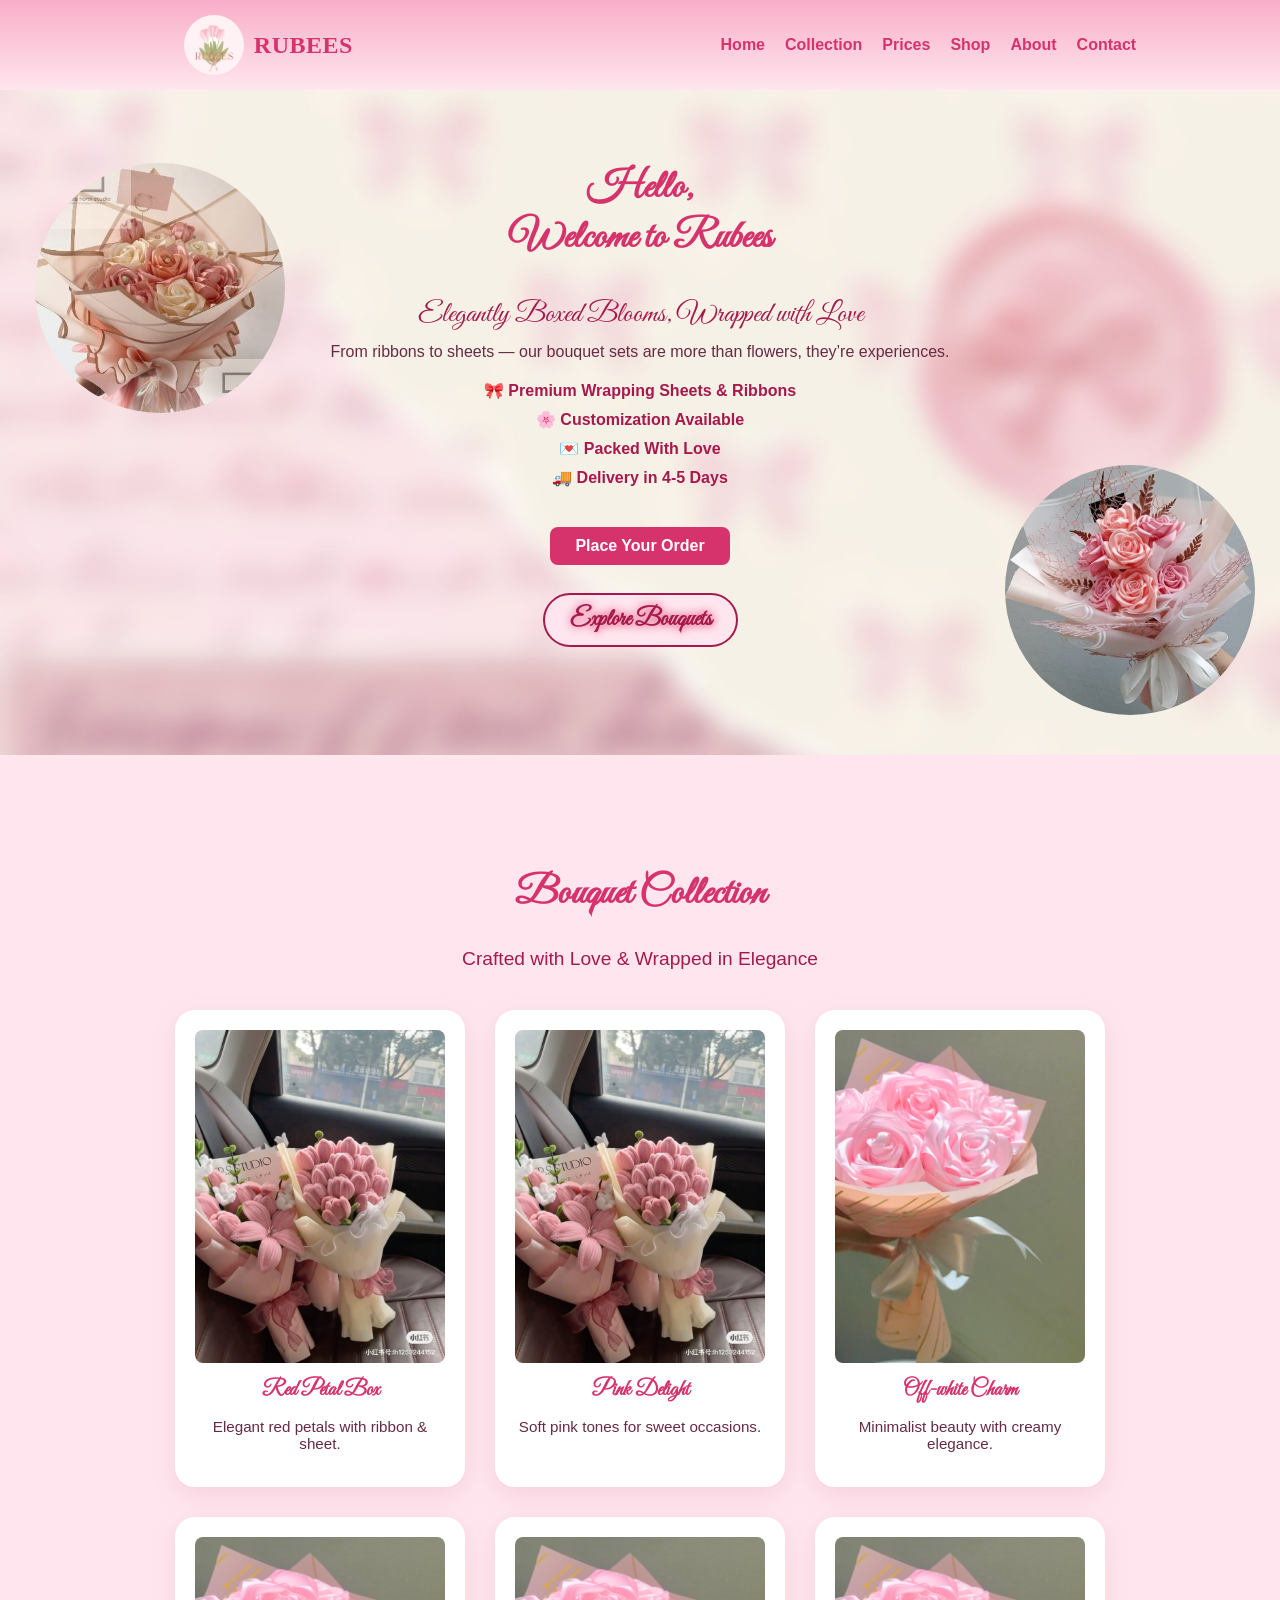
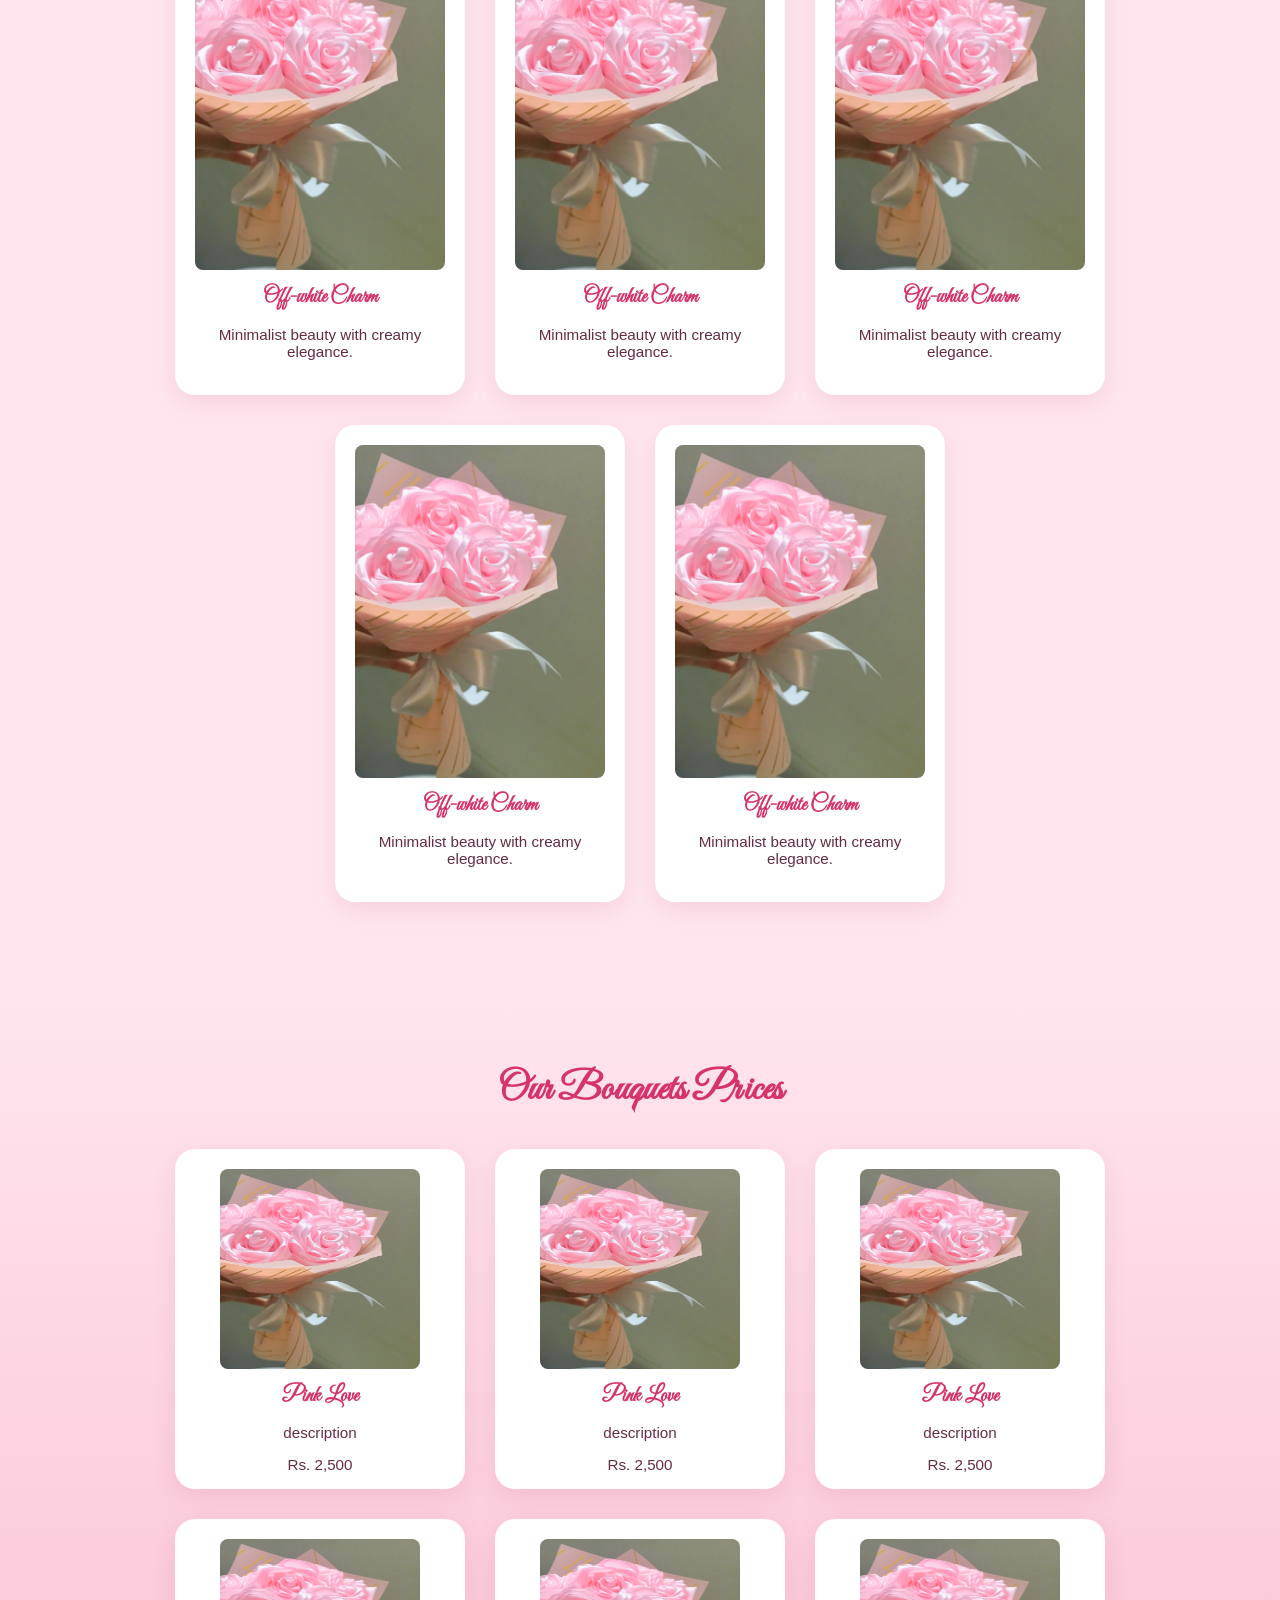
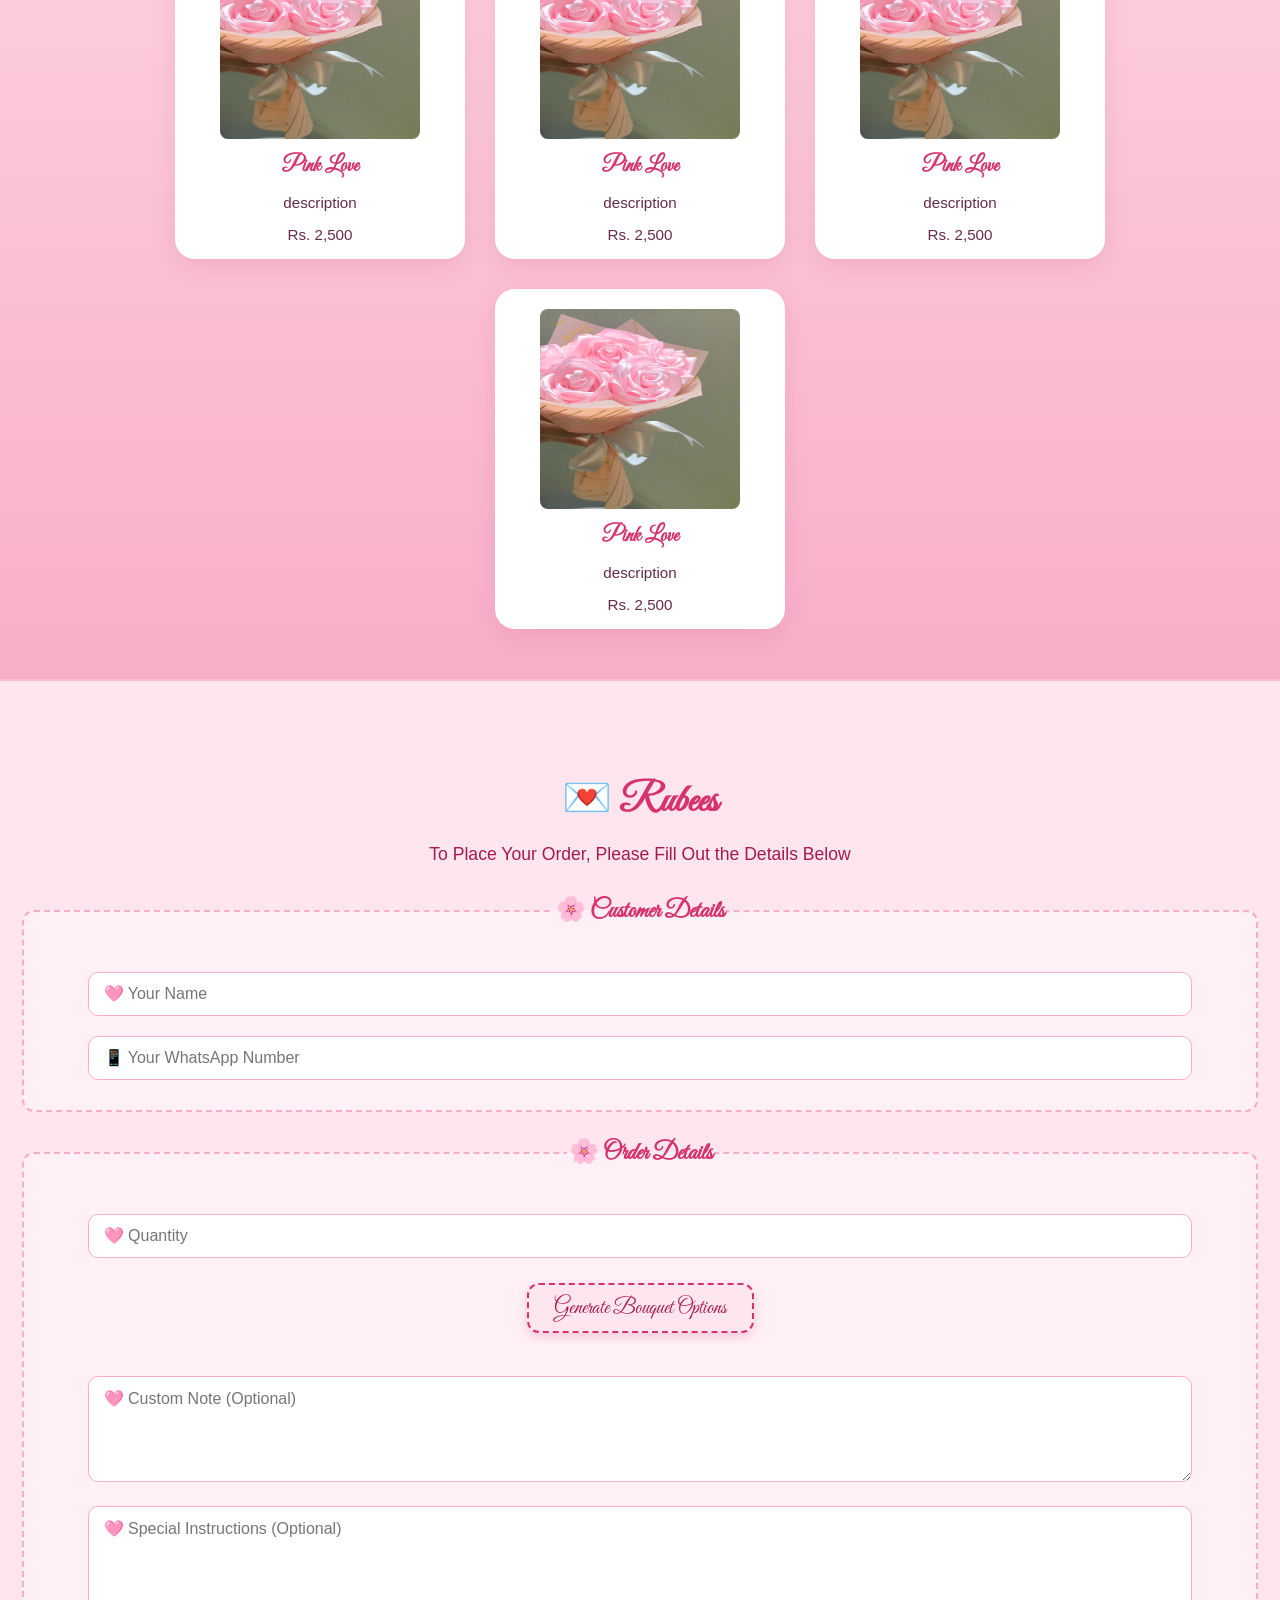
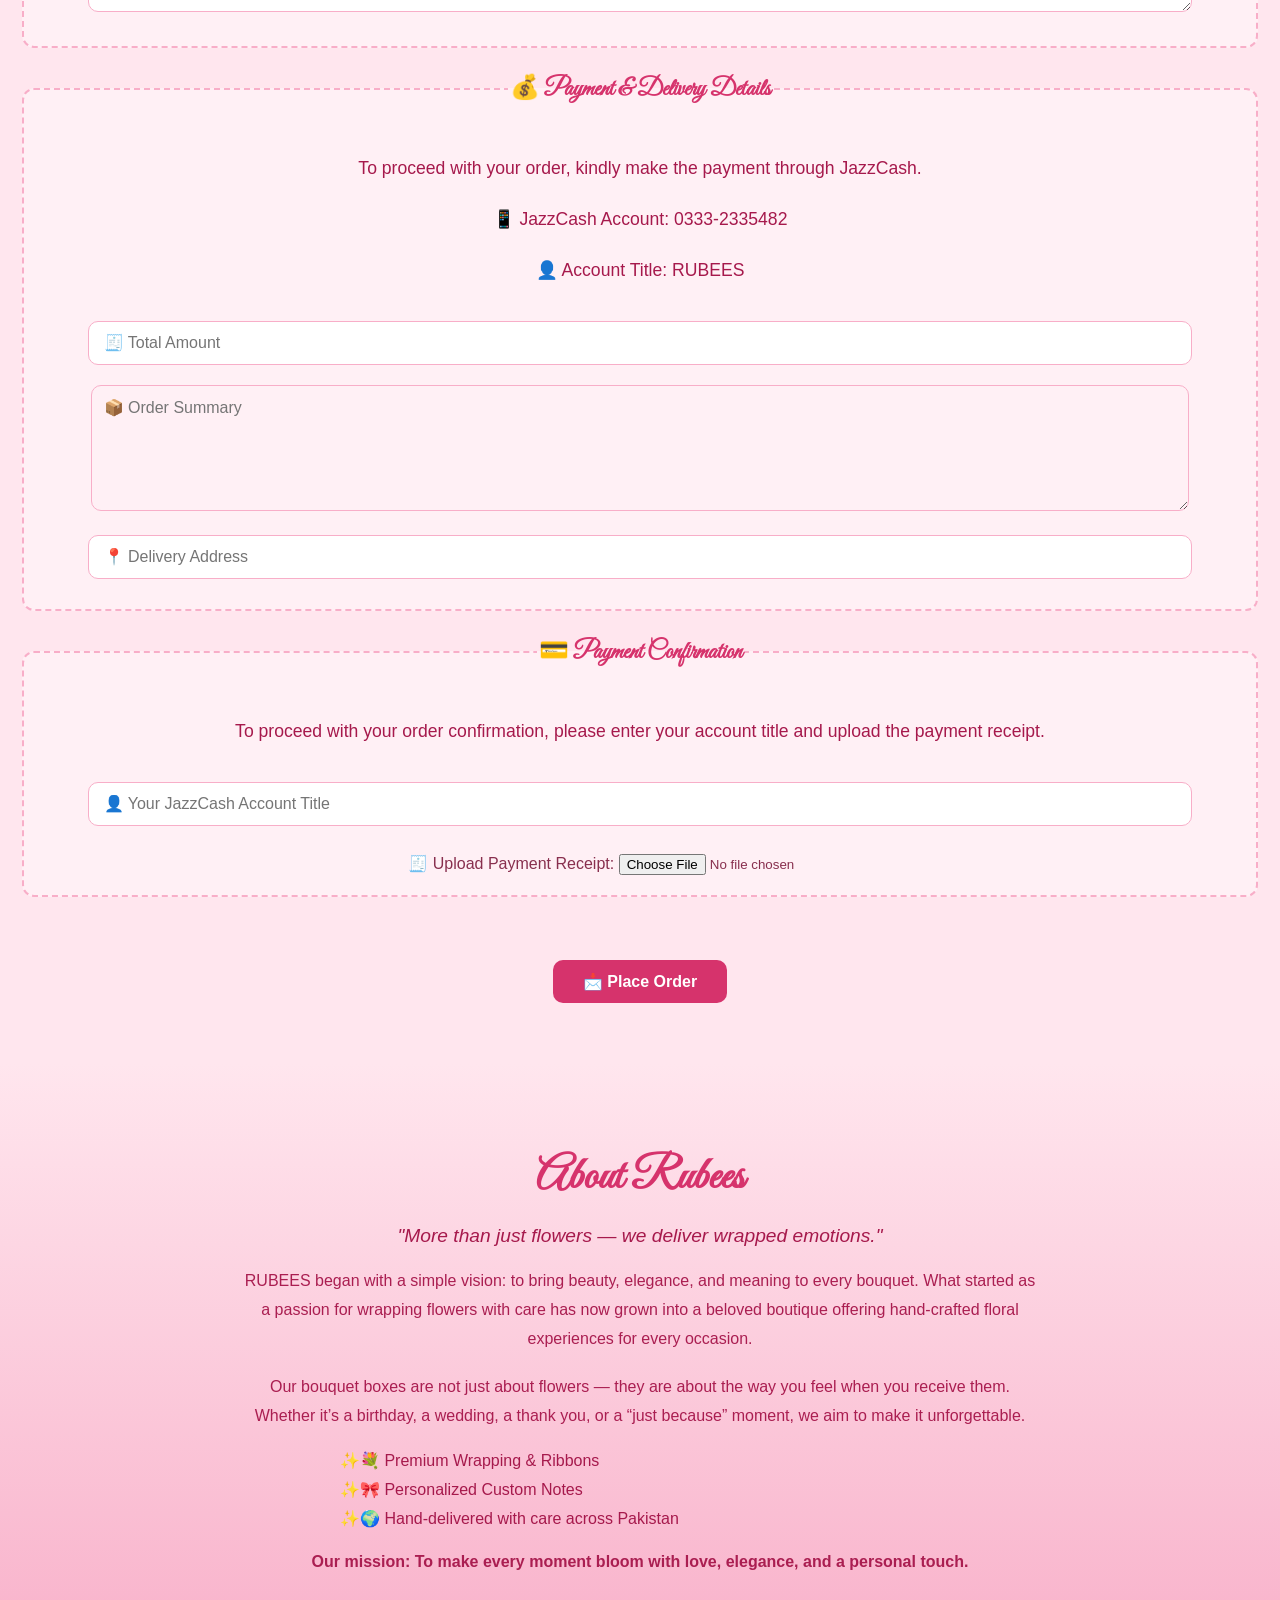
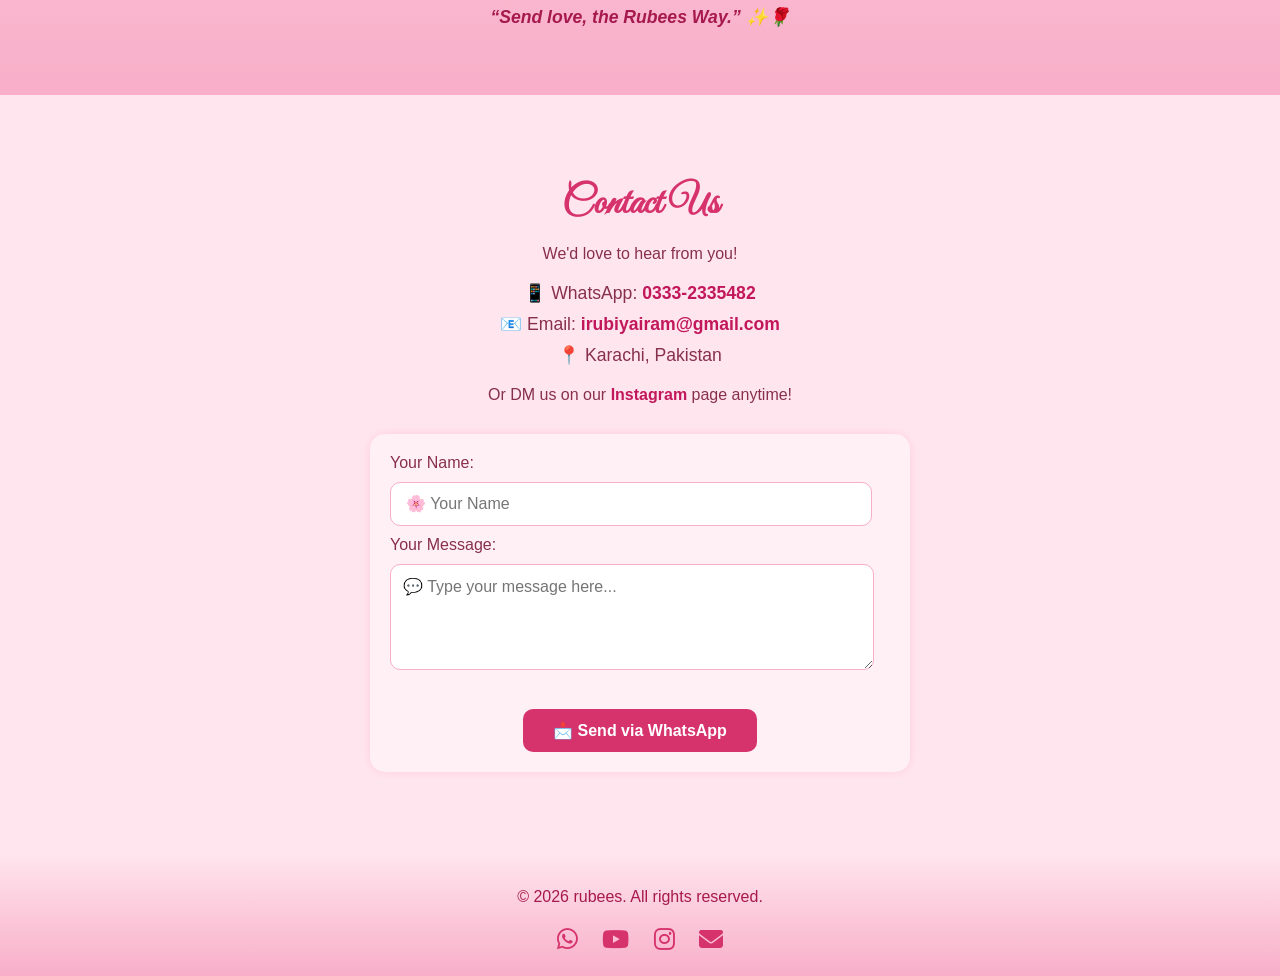
<file: index.html>
<!DOCTYPE html>
<html lang="en">

<head>
  <meta charset="UTF-8">
    <meta name="viewport" content="width=device-width, initial-scale=1.0">
    <meta name="robots" content="index, follow" />

  <!-- Basic SEO -->
  <meta name="description" content="Rubees is your go-to online store for Elegant Bouquets. Order Now!" />

  <!-- Social Media Preview -->
  <meta property="og:title" content="Rubees | Elegant Online Bouquets" />
  <meta property="og:description" content="Rubees is your go-to online store for Elegant Bouquets. Order Now!" />
  <meta property="og:image" content="https://rubeeess.github.io/rubees/logo.png" />
  <meta property="og:url" content="https://rubeeess.github.io/rubees/" />
  <meta property="og:type" content="website" />
  <title>RUBEES | Online Bouquets</title>
  <link rel="stylesheet" href="https://cdnjs.cloudflare.com/ajax/libs/font-awesome/6.4.0/css/all.min.css">
  <link href="https://fonts.googleapis.com/css2?family=Great+Vibes&display=swap" rel="stylesheet">
  <link href="https://fonts.googleapis.com/css2?family=Allura&display=swap" rel="stylesheet">
  <link href="https://fonts.googleapis.com/css2?family=Parisienne&display=swap" rel="stylesheet">
  <link rel="stylesheet" href="styles.css">
  <link rel="stylesheet" href="https://cdnjs.cloudflare.com/ajax/libs/font-awesome/6.4.0/css/all.min.css">
<link rel="icon" href="logo.png" type="image/png">
</head>

<body>
 <header>
  <div class="logo-title">
    <img src="logo.png" alt="RUBEES Logo" class="logo-img">
    <span class="logo-text">RUBEES</span>
  </div>

  <!-- Hamburger Icon -->
  <div class="hamburger" onclick="toggleMenu()">
    ☰
  </div>

  <!-- Navigation Links -->
<!-- Full Hamburger Side Menu Panel -->
<div class="side-menu" id="sideMenu">
  <div class="side-menu-header">
    <div class="logo-section" id="hidelogo">
      <img src="logo.png" alt="Logo" class="logo-img-small">
      <span class="logo-text-small">RUBEES</span>
    </div>
    
  </div>

  <ul class="menu-links">
    <li><a href="#home">Home</a></li> 
    <li><a href="#bouquets">Collection</a></li>
    <li><a href="#shop">Prices</a></li>
    <li><a href="#order">Shop</a></li>
    <li><a href="#about">About</a></li>
    <li><a href="#contact">Contact</a></li>
  </ul>

<div class="mobileham" id="hidemenu">




  <div class="menu-contact">
    <p>📞 <a href="tel:+923332335482">+92 3332335482</a></p>
    <p>✉️ <a href="mailto:irubiyairam@gmail.com">irubiyairam@gmail.com</a></p>
  </div>

 <div class="menu-socials">
  <a href="https://www.instagram.com/rubeees._?utm_source=ig_web_button_share_sheet&igsh=ZDNlZDc0MzIxNw==" 
     class="social-icon" target="_blank" title="Instagram">
    <i class="fab fa-instagram"></i>
  </a>
  <a href="https://wa.me/923332335482" 
     class="social-icon" target="_blank" title="WhatsApp">
    <i class="fab fa-whatsapp"></i>
  </a>
</div>


  <div class="menu-btn">
    <a href="#shop" class="get-quote-btn">Explore</a>
  </div>

</div>
</div>






</header>

  <section class="hero" id="home">
    <div class="hero-layout">

      <img src="background1.jpeg" alt="Decor Left" class="side-img left-img" />

      <div class="hero-content">
        <div class="hero-text">
          <h1>Hello,<br>Welcome to Rubees</h1>
          <p class="tagline">Elegantly Boxed Blooms, Wrapped with Love</p>
          <p class="subtag">From ribbons to sheets — our bouquet sets are more than flowers, they’re experiences.</p>

          <ul class="features">
            <li>🎀 Premium Wrapping Sheets & Ribbons</li>
            <li>🌸 Customization Available</li>
            <li>💌 Packed With Love</li>
            <li>🚚 Delivery in 4-5 Days</li>
          </ul>

          <a href="#order" class="btn">Place Your Order</a>
        </div>
      </div>

      <img src="background2.jpg" alt="Decor Right" class="side-img right-img" />

    </div>

    <div class="scroll-down">
      <a href="#bouquets" class="scroll-btn">Explore Bouquets</a>
    </div>
  </section>

  <section class="bouquets" id="bouquets">
    <h2 class="section-title">Bouquet Collection</h2>
    <p class="section-subtitle">Crafted with Love & Wrapped in Elegance</p>

    <div class="bouquet-grid">
      <div class="bouquet-card">
        <a href="bouquet1.jpeg" class="popup-img">
          <img src="bouquet1.jpeg" alt="Red Petal Box" />
        </a>
        <h3>Red Petal Box</h3>
        <p>Elegant red petals with ribbon & sheet.</p>
      </div>

      <div class="bouquet-card">
        <a href="bouquet1.jpeg" class="popup-img">
          <img src="bouquet1.jpeg" alt="Pink Delight" />
        </a>
        <h3>Pink Delight</h3>
        <p>Soft pink tones for sweet occasions.</p>
      </div>

      <div class="bouquet-card">
        <a href="bouquet.jpg" class="popup-img">
          <img src="bouquet.jpg" alt="Off-white Charm" />
        </a>
        <h3>Off-white Charm</h3>
        <p>Minimalist beauty with creamy elegance.</p>
      </div>

      <div class="bouquet-card">
        <a href="bouquet.jpg" class="popup-img">
          <img src="bouquet.jpg" alt="Off-white Charm" />
        </a>
        <h3>Off-white Charm</h3>
        <p>Minimalist beauty with creamy elegance.</p>
      </div>

      <div class="bouquet-card">
        <a href="bouquet.jpg" class="popup-img">
          <img src="bouquet.jpg" alt="Off-white Charm" />
        </a>
        <h3>Off-white Charm</h3>
        <p>Minimalist beauty with creamy elegance.</p>
      </div>

      <div class="bouquet-card">
        <a href="bouquet.jpg" class="popup-img">
          <img src="bouquet.jpg" alt="Off-white Charm" />
        </a>
        <h3>Off-white Charm</h3>
        <p>Minimalist beauty with creamy elegance.</p>
      </div>

      <div class="bouquet-card">
        <a href="bouquet.jpg" class="popup-img">
          <img src="bouquet.jpg" alt="Off-white Charm" />
        </a>
        <h3>Off-white Charm</h3>
        <p>Minimalist beauty with creamy elegance.</p>
      </div>

      <div class="bouquet-card">
        <a href="bouquet.jpg" class="popup-img">
          <img src="bouquet.jpg" alt="Off-white Charm" />
        </a>
        <h3>Off-white Charm</h3>
        <p>Minimalist beauty with creamy elegance.</p>
      </div>

        
      



    </div>
  </section>




  <!-- Shop Section -->
  <section id="shop" class="shop">
    <h2>Our Bouquets Prices</h2>
    <div class="bouquet-grid">
      <!--  bouquets -->
       <div class="bouquet-card">
           <a href="bouquet.jpg" class="popup-img">
        <img src="bouquet.jpg" alt="Pink Bouquet">
        </a>
        <h3>Pink Love</h3>
        <p>description</p>
        <p>Rs. 2,500</p>
      </div>

     <div class="bouquet-card">
           <a href="bouquet.jpg" class="popup-img">
        <img src="bouquet.jpg" alt="Pink Bouquet">
        </a>
        <h3>Pink Love</h3>
        <p>description</p>
        <p>Rs. 2,500</p>
      </div>

     <div class="bouquet-card">
           <a href="bouquet.jpg" class="popup-img">
        <img src="bouquet.jpg" alt="Pink Bouquet">
        </a>
        <h3>Pink Love</h3>
        <p>description</p>
        <p>Rs. 2,500</p>
      </div>

      <div class="bouquet-card">
           <a href="bouquet.jpg" class="popup-img">
        <img src="bouquet.jpg" alt="Pink Bouquet">
        </a>
        <h3>Pink Love</h3>
        <p>description</p>
        <p>Rs. 2,500</p>
      </div>
      
      <div class="bouquet-card">
           <a href="bouquet.jpg" class="popup-img">
        <img src="bouquet.jpg" alt="Pink Bouquet">
        </a>
        <h3>Pink Love</h3>
        <p>description</p>
        <p>Rs. 2,500</p>
      </div>


     <div class="bouquet-card">
           <a href="bouquet.jpg" class="popup-img">
        <img src="bouquet.jpg" alt="Pink Bouquet">
        </a>
        <h3>Pink Love</h3>
        <p>description</p>
        <p>Rs. 2,500</p>
      </div>

     <div class="bouquet-card">
           <a href="bouquet.jpg" class="popup-img">
        <img src="bouquet.jpg" alt="Pink Bouquet">
        </a>
        <h3>Pink Love</h3>
        <p>description</p>
        <p>Rs. 2,500</p>
      </div>

      <!-- Add more bouquet cards here -->
    </div>
  </section>

 
<!-- Order Section -->
<section id="order">
  <h2>💌 Rubees</h2>
  <p>To Place Your Order, Please Fill Out the Details Below</p>

  <form action="https://formsubmit.co/iramrubiya@gmail.com" method="POST" enctype="multipart/form-data" onsubmit="return validateForm()">
    <!-- Hidden Settings -->
    <input type="hidden" name="_captcha" value="false">
    <input type="hidden" name="_subject" value="🎉 New Rubees Order Received!">
    <input type="hidden" name="_template" value="table">

    <!-- Customer Details -->
    <fieldset>
      <legend>🌸 Customer Details</legend>
      <input type="text" name="Customer Name" placeholder="🩷 Your Name" required pattern="[A-Za-z ]{3,}" title="Only alphabets and spaces allowed (min 3 characters)" />
      <input type="text" name="WhatsApp Number" placeholder="📱 Your WhatsApp Number" required pattern="03[0-9]{9}" title="Please enter valid WhatsApp number e.g. 03XXXXXXXXX" />
    </fieldset>

    <!-- Order Details -->
    <fieldset>
      <legend>🌸 Order Details</legend>
      <input type="number" name="Quantity" id="quantity" placeholder="🩷 Quantity" required min="1" max="10"/>
      <button type="button" id="generateBouquets">Generate Bouquet Options</button><br><br>
      <div id="bouquet-types-container" style="margin-top: 15px;"></div>
      <textarea name="Custom Note" placeholder="🩷 Custom Note (Optional)"></textarea>
      <textarea name="Special Instructions" placeholder="🩷 Special Instructions (Optional)"></textarea>
    </fieldset>

    <!-- Payment Section -->
    <fieldset>
      <legend>💰 Payment & Delivery Details</legend>
      <p>To proceed with your order, kindly make the payment through JazzCash.</p>
      <p>📱 JazzCash Account: 0333-2335482</p>
      <p>👤 Account Title: RUBEES</p>
      <input type="text" name="Total Amount (PKR)" id="total" placeholder="🧾 Total Amount" readonly />
      <textarea id="orderSummary" name="Order Summary" placeholder="📦 Order Summary" readonly style="width: 90%; padding: 12px; margin: 10px 0; border: 1.5px solid #f8aec8; border-radius: 10px; background: #fff0f5; color: #662b44; font-size: 1rem;"></textarea>
      <input type="text" name="Delivery Address" placeholder="📍 Delivery Address" required minlength="5" />
    </fieldset>

    <!-- Confirmation -->
    <fieldset>
      <legend>💳 Payment Confirmation</legend>
      <p>To proceed with your order confirmation, please enter your account title and upload the payment receipt.</p>
      <input type="text" name="Payer Account Title" placeholder="👤 Your JazzCash Account Title" required pattern="[A-Za-z ]{3,}" title="Only alphabets and spaces allowed (min 3 characters)" />
      <br><br>
      <label>🧾 Upload Payment Receipt:
        <input type="file" name="Payment Receipt" accept="image/*,.pdf" required />
      </label>
    </fieldset>
<input type="hidden" id="bouquetsGenerated" value="no" />

    <br>
    <button type="submit">📩 Place Order</button>
    <input type="hidden" name="_next" value="https://rubeeess.github.io/rubees/thankyou.html">
  </form>
</section>

<!-- JavaScript -->
<script>
  const bouquetPrices = {
    maroon: 2000,
    "off-white": 1800,
    pink: 1600
  };

  const quantityInput = document.getElementById("quantity");
  const generateBtn = document.getElementById("generateBouquets");
  const bouquetTypesContainer = document.getElementById("bouquet-types-container");
  const totalField = document.getElementById("total");

  generateBtn.addEventListener("click", () => {
    const quantity = parseInt(quantityInput.value);
    bouquetTypesContainer.innerHTML = "";

    if (!quantity || quantity < 1) {
      alert("Please enter a valid quantity first.");
      return;
    }

    for (let i = 0; i < quantity; i++) {
      const label = document.createElement("label");
      label.textContent = `🩷 Select Bouquet Type ${i + 1}:`;

      const select = document.createElement("select");
      select.name = `Bouquet Type ${i + 1}`;
      select.required = true;

      const defaultOption = document.createElement("option");
      defaultOption.textContent = "Select an option";


      defaultOption.value = "";
      select.appendChild(defaultOption);

      for (let type in bouquetPrices) {
        const option = document.createElement("option");
        option.value = type;
        option.textContent = type.charAt(0).toUpperCase() + type.slice(1);
        select.appendChild(option);
      }

      select.addEventListener("change", updatePriceAndTotal);
      bouquetTypesContainer.appendChild(label);
      bouquetTypesContainer.appendChild(select);
      bouquetTypesContainer.appendChild(document.createElement("br"));
    }

    document.getElementById("bouquetsGenerated").value = "yes";

bouquetTypesContainer.scrollIntoView({ behavior: "smooth" });

    updatePriceAndTotal();
  });

  function updatePriceAndTotal() {
    const selects = bouquetTypesContainer.querySelectorAll("select");
    let total = 0;
    let summary = [];

    selects.forEach((select, index) => {
      const val = select.value;
      const price = bouquetPrices[val] || 0;
      if (val) {
        total += price;
        summary.push(`🌸 Bouquet ${index + 1}: ${val.charAt(0).toUpperCase() + val.slice(1)} (${price} PKR)`);
      }
    });

    totalField.value = total;
    const summaryBox = document.getElementById("orderSummary");
    if (summary.length > 0) {
      summaryBox.value = summary.join("\n") + `\n🧾 Total: ${total} PKR`;
    } else {
      summaryBox.value = "";
    }
  }

  function validateForm() {
  const bouquetsGenerated = document.getElementById("bouquetsGenerated").value;

  if (bouquetsGenerated !== "yes") {
    alert("Please click 'Generate Bouquet Options' before placing the order.");
    return false;
  }

  const selects = document.querySelectorAll('#bouquet-types-container select');
  for (let s of selects) {
    if (s.value === "") {
      alert("Please select all bouquet types.");
      return false;
    }
  }
  return true;
}

</script>



<!-- About section -->
<section id="about" class="about">
  <h2>About Rubees</h2>
  <p class="about-tagline">"More than just flowers — we deliver wrapped emotions."</p>

  <div class="about-content">
    <p>
      RUBEES began with a simple vision: to bring beauty, elegance, and meaning to every bouquet. 
      What started as a passion for wrapping flowers with care has now grown into a beloved boutique offering hand-crafted floral experiences for every occasion.
    </p>

    <p>
      Our bouquet boxes are not just about flowers — they are about the way you feel when you receive them. Whether it’s a birthday, a wedding, a thank you, or a “just because” moment, we aim to make it unforgettable.
    </p>

    <ul class="about-highlights">
      <li>💐 Premium Wrapping & Ribbons</li>
      <li>🎀 Personalized Custom Notes</li>
      <li>🌍 Hand-delivered with care across Pakistan</li>
    </ul>

    <p class="mission">
      <strong>Our mission:</strong> To make every moment bloom with love, elegance, and a personal touch.
    </p>

    <blockquote class="founder-quote">
      “Send love, the Rubees Way.” ✨🌹
    </blockquote>
  </div>
</section>


<!-- Contact section -->
<section id="contact" class="contact">
  <h2>Contact Us</h2>
  <p>We'd love to hear from you!</p>

  <ul class="contact-details">
    <li>📱 WhatsApp: <a href="https://wa.me/923332335482" target="_blank">0333-2335482</a></li>
    <li>📧 Email: <a href="mailto:irubiyairam@gmail.com">irubiyairam@gmail.com</a></li>
    <li>📍 Karachi, Pakistan</li>
  </ul>

  <p>Or DM us on our <a href="https://www.instagram.com/rubeees._?igsh=MTJneWtsMHRmOTRpaA==" target="_blank">Instagram</a> page anytime!</p>

  <form id="whatsappForm" class="whatsapp-form">
  <label for="userName">Your Name:</label>
  <input type="text" id="userName" placeholder="🌸 Your Name" required>

  <label for="userMessage">Your Message:</label>
  <textarea id="userMessage" placeholder="💬 Type your message here..." required></textarea>

  <button type="submit">📩 Send via WhatsApp</button>
</form>

</section>



<script>
  document.getElementById("whatsappForm").addEventListener("submit", function (e) {
    e.preventDefault();

    const name = document.getElementById("userName").value.trim();
    const message = document.getElementById("userMessage").value.trim();

    if (name === "" || message === "") {
      alert("Please fill out both fields.");
      return;
    }

    const encodedMessage = encodeURIComponent(`🌸 Name: ${name}\n💬 Message: ${message}`);
    const whatsappNumber = "923332335482"; // Without leading 0, with country code

    window.open(`https://wa.me/${whatsappNumber}?text=${encodedMessage}`, "_blank");
  });
</script>



<script>
  window.addEventListener('pageshow', function (event) {
    if (event.persisted || performance.getEntriesByType("navigation")[0].type === "back_forward") {
      window.location.reload(); // Reloads page if user comes back with back button
    }
  });
</script>








<footer>
  <div class="footer-content">
    <p>&copy; <span id="year"></span> rubees. All rights reserved.</p>
    <div class="social-icons">
      <a href="https://wa.me/03332335482" target="_blank" class="icon whatsapp" title="WhatsApp"><i class="fab fa-whatsapp"></i></a>
      <a href="https://www.youtube.com/@rubeeess?si=u1HHv_ADSsfFENUP" target="_blank" class="icon youtube" title="YouTube"><i class="fab fa-youtube"></i></a>
      <a href="https://instagram.com/rubeees._" target="_blank" class="icon instagram" title="Instagram"><i class="fab fa-instagram"></i></a>
      <a href="mailto:irubiyairam@gmail.com" target="_blank" class="icon email" title="Email"><i class="fas fa-envelope"></i></a>
    </div>
  </div>
</footer>






  <!-- Popup Modal -->
  <div id="imagePopup" class="popup-overlay">
    <span class="popup-close">&times;</span>
    <img class="popup-content" id="popupImg" />
  </div>

<script>
  function toggleMenu() {
    const menu = document.getElementById('mobileMenu');
    menu.classList.toggle('show');
  }
</script>


<script>
  function toggleMenu() {
    const menu = document.getElementById("sideMenu");
    menu.classList.toggle("show");
  }

  // Close menu on outside click
  window.addEventListener("click", function (e) {
    const menu = document.getElementById("sideMenu");
    const hamburger = document.querySelector(".hamburger");

    if (!menu.contains(e.target) && !hamburger.contains(e.target)) {
      menu.classList.remove("show");
    }
  });

  // Close menu when any link is clicked
  document.querySelectorAll('#sideMenu a').forEach(link => {
    link.addEventListener('click', () => {
      document.getElementById("sideMenu").classList.remove("show");
    });
  });
</script>

<div id="overlay" class="overlay"></div>

<script>
  const hamburger = document.querySelector('.hamburger'); 
  const sideMenu = document.querySelector('.side-menu');  
  const overlay = document.getElementById('overlay');

  hamburger.addEventListener('click', () => {
    sideMenu.classList.toggle('open');
    overlay.style.display = sideMenu.classList.contains('open') ? 'block' : 'none';
  });

  overlay.addEventListener('click', () => {
    sideMenu.classList.remove('open');
    overlay.style.display = 'none';
  });

  // 👇 New Code: Jab menu ka koi link click ho to menu + overlay dono band
  const menuLinks = document.querySelectorAll('.side-menu a');
  menuLinks.forEach(link => {
    link.addEventListener('click', () => {
      sideMenu.classList.remove('open');
      overlay.style.display = 'none';
    });
  });
</script>

<script>
document.addEventListener("DOMContentLoaded", function () {
  const menuLinksActive = document.querySelectorAll('.side-menu a');

  menuLinksActive.forEach(link => {
    link.addEventListener('click', function () {
      menuLinksActive.forEach(l => l.classList.remove('active'));
      this.classList.add('active');
    });
  });
});

</script>

<script>
  window.addEventListener('pageshow', function (event) {
    if (event.persisted || (window.performance && window.performance.getEntriesByType("navigation")[0].type === "back_forward")) {
      location.reload();
    }
  });
</script>


</body>
<script src="script.js"></script>

</html>
</file>
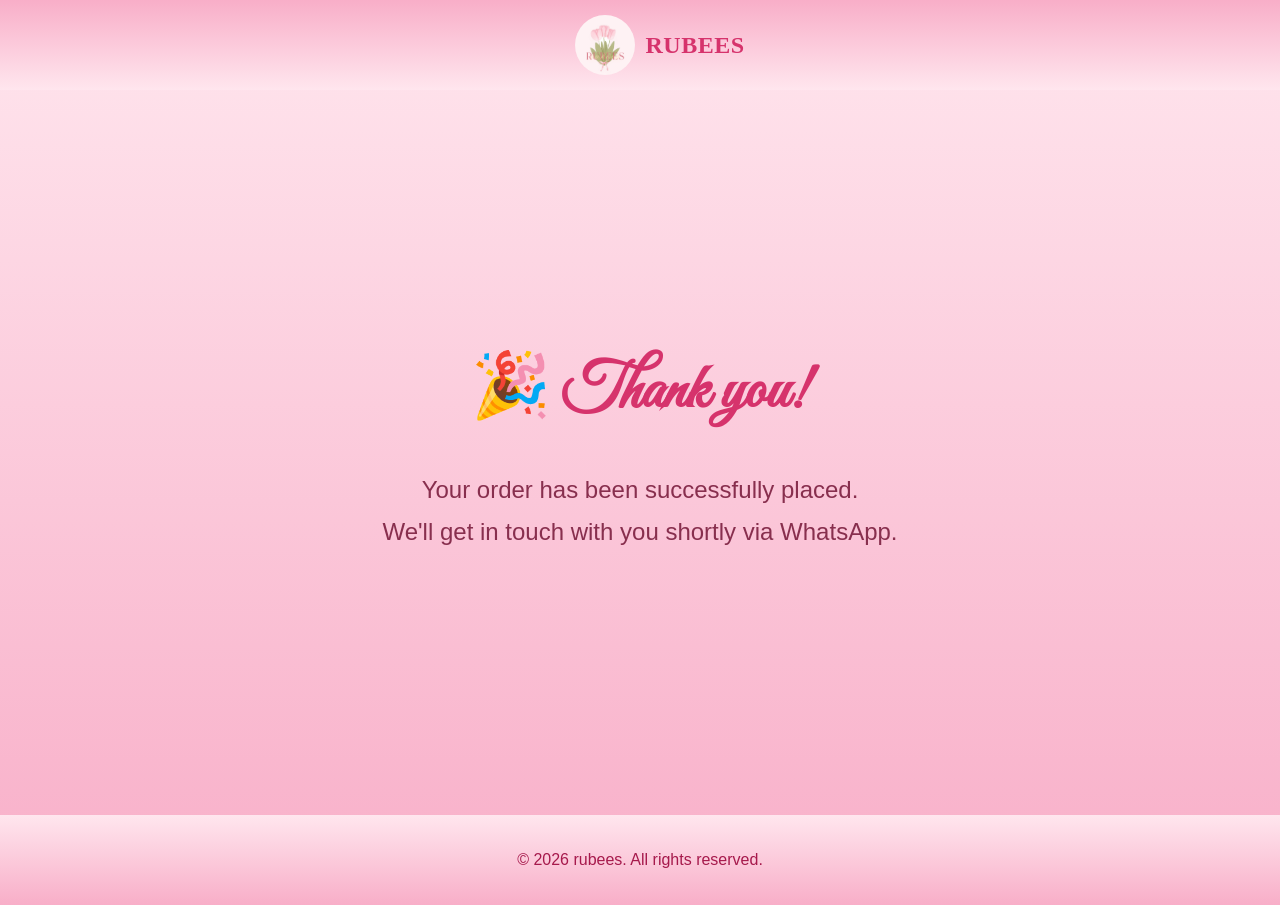
<file: thankyou.html>
<!DOCTYPE html>
<html lang="en">

<head>
  <meta charset="UTF-8">
  <meta name="viewport" content="width=device-width, initial-scale=1.0">
  <title>RUBEES | Online Bouquets</title>
  <link href="https://fonts.googleapis.com/css2?family=Great+Vibes&display=swap" rel="stylesheet">
  <link href="https://fonts.googleapis.com/css2?family=Allura&display=swap" rel="stylesheet">
  <link href="https://fonts.googleapis.com/css2?family=Parisienne&display=swap" rel="stylesheet">
  <link rel="stylesheet" href="styles.css">
   <style>
    body {
      background: linear-gradient(to bottom, #ffe6ee, #f8aec8);
     height: 100%;
    }
  </style>
</head>

<body>
  <header>
    <div class="logo-title">
      <img src="logo.png" alt="RUBEES Logo" class="logo-img">
      <span class="logo-text">RUBEES</span>
    </div>


  </header>


  <section class="thank-you-message">
    <h2>🎉 Thank you!</h2>
    <p>Your order has been successfully placed.</p>
    <p>We'll get in touch with you shortly via WhatsApp.</p>
  </section>


  <footer>
    <p>&copy; <span id="year"></span> rubees. All rights reserved.</p>
  </footer>


  <script>
const yearSpan = document.getElementById("year");
const currentYear = new Date().getFullYear();
yearSpan.textContent = currentYear;
</script>

  <script>
    // Prevent form resubmission on back button
    window.history.replaceState(null, null, window.location.href);
  </script>



</body>
<script src="script.js"></script>

</html>
</file>
<file: styles.css>
@import url('https://fonts.googleapis.com/css2?family=Great+Vibes&display=swap');
html {
  scroll-behavior: smooth;
}
/* ===== Header ===== */
body {
  margin: 0;
  font-family: 'Segoe UI', sans-serif;
  background-color: #fff5f8;
  color: #882f4e;
  margin-top: 50px;
  overflow-x: hidden;
}
h1, h2, h3, .logo {
  font-family: 'Great Vibes', cursive;
}
header {
  position: fixed;
  top: 0;
  left: 0;
  width: 100%;
  z-index: 1000;
  transition: top 0.3s ease;
  background: linear-gradient(to bottom, #f8aec8, #ffe6ee);
  display: flex;
  justify-content:space-around;
  align-items: center;
  padding: 15px 20px;
}
.logo-title {
  display: flex;
  align-items: center;
  gap: 10px;
}
.logo-text {
  font-family: 'Times New Roman', serif;
  font-size: 1.5rem;
  color: #d6336c;
  font-weight: bold;
  letter-spacing: 0.5px;
}
.logo-img {
  height: 60px;
  width: 60px;
  border-radius: 50%;
}

.side-menu ul{
  list-style: none;
  display: flex;
  gap: 20px;
}
.side-menu ul li a {
  text-decoration: none;
  color: #d6336c;
  font-weight: bold;
  
}
.side-menu ul li a:hover {
  color: #9b1c4d;
}

.side-menu a.active {
   color: #9b1c4d;
  border-bottom: 2px solid #d6336c;


}


h2{
    font-size: 2.5rem;
     color: #d6336c;

}


/* ===== HERO SECTION ===== */
.hero {
  position: relative;
  background: url("back.jpeg");
   background-size: cover;
  padding: 80px 30px 120px;
  text-align: center;
}
.hero-layout {
  max-width: 1200px;
  margin: 0 auto;
  padding: 0 20px;
  z-index: 2;
  position: relative;
}

/* ==== SIDE IMAGES ==== */
.side-img {
  width: 250px;
  height: 250px;
  border-radius: 50%;
  object-fit: cover;
  position: absolute;
}
/* Left image (top-left) */
.left-img {
  left: 5px;
}
/* Right image (bottom-right) */
.right-img {
  right: -5px;
  bottom: -150px;
}
@keyframes rotate360 {
  0% {
    transform: rotate(0deg);
  }
  100% {
    transform: rotate(360deg);
  }
}
.left-img,
.right-img {
  animation: rotate360 20s linear infinite; /* rotate in 20 seconds endlessly */
}



/* ==== HERO CONTENT ==== */
.hero-content {
  opacity: 0;
  animation: fadeSlideUp 1.2s ease forwards;
  transform: translateY(30px);
}
.hero-text {
  opacity: 0;
  animation: fadeUp 1s ease forwards;
  animation-delay: 0.5s;
  transform: translateY(40px);
}

@keyframes fadeSlideUp {
  to {
    opacity: 1;
    transform: translateY(0);
  }
}

@keyframes fadeUp {
  to {
    opacity: 1;
    transform: translateY(0);
  }
}

.hero h1 {
  font-size: 2.5rem;
  color: #d6336c;
}

.tagline {
  font-family: 'Great Vibes', cursive;
  font-size: 1.8rem;
  color: #a6194c;
  margin-bottom: 10px;
}

.subtag {
  font-size: 1rem;
  color: #662b44;
  margin: 10px 0 20px;
}

.features {
  list-style: none;
  padding: 0;
  margin: 20px 0;
  color: #a6194c;
  font-weight: bold;
}

.features li {
  margin-bottom: 10px;
}

.btn {
  padding: 10px 25px;
  background: #d6336c;
  color: white;
  border: none;
  text-decoration: none;
  font-weight: bold;
  border-radius: 8px;
  margin-top: 20px;
  display: inline-block;
}

/* ==== SCROLL DOWN BUTTON ==== */
.scroll-down {
  margin-top: 40px;
}

.scroll-down a {
  font-family: 'Great Vibes', cursive;
  font-size: 1.5rem;
  color: #a6194c;
  text-decoration: none;
  font-weight: 700;
  text-shadow: 1px 1px 2px #ffb6c1, 0 0 10px #d6336c;
  border: 2px solid #a6194c;
  border-radius: 30px;
  padding: 10px 25px;
  background-color: #ffe6ee;
}




/* ======= BOUQUET SECTION ======= */
.bouquets {
  padding: 80px 20px; /* reduce side padding for balance */
  background-color: #ffe6ee;
  text-align: center;
  display: flex;
  flex-direction: column;
  align-items: center;
}
.bouquets h2 {
  font-size: 2.5rem;
  color: #d6336c;
  margin-bottom: 10px;
}
.section-subtitle {
  font-size: 1.2rem;
  color: #a6194c;
  margin-bottom: 40px;
}
.bouquet-card img {
  width: 100%;
  border-radius: 8px;
}
.bouquet-grid {
  display: flex;
  flex-wrap: wrap;
  gap: 30px;
  justify-content: center;
  justify-items: center; /* ⭐️ new line for perfect centering */
  margin: 0 auto;
}
.bouquet-card {
  background-color: #fff;
  padding: 20px;
  width:250px !important;
  border-radius: 20px;
  box-shadow: 0 8px 25px rgba(166, 25, 76, 0.1);
  transition: transform 0.3s ease, box-shadow 0.3s ease;
}
.bouquet-card:hover {
  transform: translateY(-8px);
  box-shadow: 0 12px 30px rgba(166, 25, 76, 0.2);
}
.bouquet-card h3 {
  font-size: 1.3rem;
  color: #d6336c;
  margin: 10px 0 5px;
}
.bouquet-card p {
  color: #662b44;
  font-size: 0.95rem;
}
.popup-overlay {
  display: none;
  position: fixed;
  z-index: 9999;
  padding-top: 60px;
  left: 0;
  top: 0;
  width: 100%;
  height: 100%;
  background-color: rgba(0,0,0,0.8);
}
.popup-content {
  margin: auto;
  display: block;
  max-width: 80%;
  max-height: 80%;
  border-radius: 10px;
}
.popup-close {
  position: absolute;
  top: 20px;
  right: 40px;
  color: #fff;
  font-size: 40px;
  font-weight: bold;
  cursor: pointer;
}



/*prices*/
.shop {
  background: linear-gradient(to bottom, #ffe6ee, #f8aec8);
  padding: 50px 20px;
  text-align: center;
}
.shop .bouquet-card{
  height: 300px;
  width: 400px;
}
.shop .bouquet-card img{
  height: 200px;
  width: 200px;
}

/* ===== ORDER SECTION ===== */
#order {
  background: #ffe6ee;
  border-top: 2px solid #ffc0cb;
  padding: 60px 20px;
  text-align: center;
}
#order h2 {
  font-size: 2.5rem;
  color: #d6336c;
  margin-bottom: 5px;
}
#order p {
  color: #a6194c;
  font-size: 1.1rem;
  margin-bottom: 30px;
}



form fieldset {
  border: 2px dashed #f8aec8;
  padding: 20px;
  border-radius: 12px;
  margin-bottom: 25px;
  background-color: #fff0f5;
}
form legend {
  font-weight: bold;
  font-size: 1.5rem;
  color: #d6336c;
  font-family: 'Great Vibes', cursive;
  margin-bottom: 15px;
}

form input[type="text"],
form input[type="number"],
form select,
form textarea {
  width: 90%;
  padding: 12px 15px;
  margin: 10px 0;
  border: 1.5px solid #f8aec8;
  border-radius: 10px;
  background: #fff;
  color: #662b44;
  font-size: 1rem;
  font-family: 'Segoe UI', sans-serif;
  outline: none;
}
form select{
  width: 92% !important;
}

form textarea {
  resize: vertical;
  min-height: 80px;
}

form button[type="submit"],
#finalSubmit {
  background-color: #d6336c;
  color: white;
  border: none;
  padding: 12px 30px;
  font-size: 1rem;
  font-weight: bold;
  border-radius: 10px;
  margin-top: 20px;
  cursor: pointer;
  transition: background-color 0.3s ease;
}
form button[type="submit"]:hover,
#finalSubmit:hover {
  background-color: #a6194c;
}
#generateBouquets {
  background-color: #ffe6ee;
  color: #a6194c;
  border: 2px dashed #d6336c;
  font-family: 'Great Vibes', cursive;
  font-size: 1.3rem;
  padding: 10px 25px;
  border-radius: 12px;
  margin-top: 15px;
  cursor: pointer;
  transition: all 0.3s ease;
  box-shadow: 0 4px 10px rgba(214, 51, 108, 0.2);
}

#generateBouquets:hover {
  background-color: #f8aec8;
  color: #fff;
  border-style: solid;
  box-shadow: 0 6px 16px rgba(214, 51, 108, 0.3);
  transform: scale(1.03);
}


/* ===== PAYMENT SECTION ===== */
#paymentSection,
#paymentPage {
  max-width: 600px;
  margin: 0 auto;
  text-align: left;
  background-color: #ffe6ee;
  border-radius: 15px;
  padding: 30px 25px;
  box-shadow: 0 5px 15px rgba(166, 25, 76, 0.1);
  margin-top: 40px;
}

#paymentSection h3,
#paymentPage h3 {
  font-size: 1.8rem;
  color: #d6336c;
  text-align: center;
  font-family: 'Great Vibes', cursive;
}

#paymentSection p,
#paymentPage p,
#paymentPage label {
  font-size: 1rem;
  color: #662b44;
  margin-bottom: 15px;
}

#orderSummary {
  resize: vertical;
  min-height: 100px;
}


#address,
#payerName,
#receiptUpload {
  width: 100%;
  padding: 12px;
  margin-top: 10px;
  border: 1.5px solid #f8aec8;
  border-radius: 10px;
  background: #fff;
  font-family: 'Segoe UI', sans-serif;
}

/* Disable state button */
#finalSubmit:disabled {
  background-color: #f3a6b8;
  cursor: not-allowed;
  opacity: 0.7;
}



.about {
  padding: 50px 20px;
  text-align: center;
}

.about h2 {
  font-size: 2.8rem;
  margin-bottom: 10px;
}

.about-tagline {
  font-style: italic;
  color: #a6194c;
  font-size: 1.2rem;
  margin-bottom: 20px;
}

.about-content p {
  font-size: 1rem;
  line-height: 1.8;
  color: #aa1e51;
  max-width: 800px;
  margin: 0 auto 20px auto;
}

.about-highlights {
  list-style: none;
  padding: 0;
  margin: 20px auto;
  max-width: 600px;
  text-align: left;
  color: #a6194c;
}

.about-highlights li {
  font-size: 1rem;
  margin: 10px 0;
  padding-left: 20px;
  position: relative;
}

.about-highlights li::before {
  content: "✨";
  position: absolute;
  left: 0;
}

.mission {
  font-weight: bold;
  color: #c2185b;
}

.founder-quote {
  font-weight: bold;
  font-style: italic;
  color: #a6194c;
  margin-top: 30px;
  font-size: 1.1rem;
}




.about, .contact {
  padding: 50px 20px;
  background-color: #ffe6ee;
  text-align: center;

}
.about{
  background: linear-gradient(to bottom, #ffe6ee, #f8aec8);
}

.about h2, .contact h2 {
  margin-bottom: 10px;
}

.contact-details {
  list-style: none;
  padding: 0;
  margin: 20px 0;
}

.contact-details li {
  margin: 10px 0;
  font-size: 1.1rem;
}
.contact a {
  color: #c2185b; /* Deep pink */
  text-decoration: none; /* Remove underline */
  font-weight: 600;
}

.contact a:hover {
  color: #ff69b4; /* Light pink on hover */
  text-decoration: underline; /* Optional: underline on hover */
}

.whatsapp-form {
  max-width: 500px;
  margin: 30px auto;
  text-align: left;
  background: #fff0f6;
  padding: 20px;
  border-radius: 15px;
  box-shadow: 0 0 10px rgba(255, 105, 180, 0.2);
}

.whatsapp-form input,
.whatsapp-form textarea {
  width: 100%;
  padding: 12px;
  margin-bottom: 15px;
  border-radius: 10px;
  border: 1.5px solid #f8aec8;
  font-size: 1rem;
  background: #fff;
}
.whatsapp-form textarea{
  width: 91.5%;
}
.whatsapp-form button {
  padding: 10px 20px;
  background-color: #25D366;
  color: white;
  border: none;
  border-radius: 10px;
  font-weight: bold;
  font-size: 1rem;
  cursor: pointer;
  display: block;
  margin: 0 auto; /* centers the button */
}

.whatsapp-form button:hover {
  background-color: #1ebc57;
}



footer {
  padding: 25px 20px;
  text-align: center;
  background: linear-gradient(to bottom, #ffe6ee, #f8aec8);
  font-size: 1rem;
  line-height: 0.5;
  color: #a6194c;
}

.footer-content {
  display: flex;
  flex-direction: column;
  align-items: center;
}

.social-icons {
  margin-top: 10px;
}

.social-icons a {
  margin: 0 10px;
  font-size: 1.5rem;
  color: #d6336c;
  transition: transform 0.3s ease, color 0.3s ease;
}

.social-icons a:hover {
  color: #a6194c;
  transform: scale(1.2);
}

.icon.whatsapp:hover {
  color: #25D366;
}

.icon.youtube:hover {
  color: #FF0000;
}

.icon.instagram:hover {
  color: #E1306C;
}





.thank-you-message {
  display: flex;
  flex-direction: column;
  justify-content: center; /* Vertical center */
  align-items: center;     /* Horizontal center */
  text-align: center;
  height: 85vh;

  animation: glowFadeIn 2s ease-in-out forwards;

}


.thank-you-message  h2{
font-size: 4em;
}
.thank-you-message  p{
  margin-top: -10px;
font-size: 1.5em;
}

@keyframes glowFadeIn {
  0% {
    opacity: 0;
    box-shadow: 0 0 0 rgba(255, 0, 150, 0.0);
    transform: scale(0.95);
  }
  50% {
    opacity: 0.5;
  }
  100% {
    opacity: 1;
    transform: scale(1);
  }
}




.hamburger {
  display: none;
  cursor: pointer; /* ✅ This makes it clickable */
  font-size: 28px;  /* ✅ Optional: Increase icon size */
  color: #d6336c;   /* Optional: Match your theme */
  padding: 10px;
  border: none;
  background: none;
}

/* Mobile menu default hidden */
#mobileMenu {
  display: none;
}

#hidelogo, #hidemenu{
  display: none;
}


@media (max-width: 1200px) {
  header {
    flex-direction: column;
    padding: 10px;
  }
  body{
    overflow-x: hidden;
    align-items: center;
  }

  .logo-img {
    height: 50px;
    width: 50px;
  }

  .side-menu ul {
    gap: 15px;
    flex-wrap: wrap;
    justify-content: center;
  }
.hero{
  align-items: center;
}
  .hero h1 {
    font-size: 2rem;
  }

  .tagline {
    font-size: 1.5rem;
    
  }
  .subtag{
    width: 50%;
      margin: 0 auto;
  }
.side-img {
   width: 200px;
  height: 200px;
}


  .bouquet-grid {
    gap: 20px;
  }

  .bouquet-card {
    width: 220px !important;
  }

  .shop .bouquet-card {
    width: 300px;
    height: auto;
  }

  .shop .bouquet-card img {
    width: 180px;
    height: 180px;
  }

  form input[type="text"],
  form input[type="number"],
  form select,
  form textarea {
    width: 90%;
  }

  form select {
    width: 100% !important;
  }

  .thank-you-message h2 {
    font-size: 3em;
  }

  .thank-you-message p {
    font-size: 1.2em;
  }

  .about-content p,
  .about-highlights {
    text-align: center;
  }

  .whatsapp-form textarea {
    width: 91%;
  }
}






@media (max-width: 768px) {
#hidelogo, #hidemenu{
  display: block;
}


  header {
    flex-direction: row;
    justify-content: space-around;
    padding: 10px;
  }

  .logo-title .logo-text {
    font-size: 20px;
    
  }
  
.hamburger {
    display: block;
  }
.side-menu ul {
  display: block; /* ✅ override flex layout */
  padding-left: 0;
}

.side-menu {
  display: block; /* ✅ force show when toggled, but default is right: -100% */
  position: fixed;
  top: 0;
  right: -100%;
  height: 100%;
  width: 250px;
  background-color: #fff0f6;
  transition: right 0.4s ease-in-out;
  padding-top: 70px;
  z-index: 1000;
  border-radius: 10px;
}


.side-menu.show {
  right: 0;
}

.side-menu ul {
  list-style: none;
  padding: 0;
  margin: 0;
}

.side-menu ul li {
  opacity: 0;
  transform: translateX(20px);
  animation: slideIn 0.4s forwards;
}

.side-menu ul li:nth-child(1) { animation-delay: 0.1s; }
.side-menu ul li:nth-child(2) { animation-delay: 0.2s; }
.side-menu ul li:nth-child(3) { animation-delay: 0.3s; }
.side-menu ul li:nth-child(4) { animation-delay: 0.4s; }
.side-menu ul li:nth-child(5) { animation-delay: 0.5s; }
.side-menu ul li:nth-child(6) { animation-delay: 0.6s; }

.side-menu ul li a {
  display: block;
  padding: 15px 25px;
  text-decoration: none;
  color: #d6336c;
  font-weight: bold;
  font-size: 14pxl;
  font-family: 'Times New Roman', Times, serif;
}

@keyframes slideIn {
  to {
    opacity: 1;
    transform: translateX(0);
  }
}


.side-menu a.active {
border-left:4px solid #d6336c ;
  

}

.logo-img-small {
  width: 40px;
  height: auto;
  margin-left: 20px;
  margin-bottom: 20px;
}

.logo-text-small {
  display: none;
  font-family: 'Times New Roman', serif;
  font-size: 1.2rem;
  font-weight: bold;
  color: #d6336c;
  margin-left: 10px;
margin-top: -20px;
}


.menu-links {
  list-style: none;
  padding: 20px 0;
}

.menu-links li {
  margin-bottom: -5px;
}

.menu-links a {
  color: #662b44;
  font-weight: 500;
  font-size: 1rem;
  text-decoration: none;
}

.menu-contact {
  color: #d6336c;
  font-size: 0.9rem;
  margin-top: 50px;
  margin-left: 20px;
}

.menu-contact a {
  color: #d6336c;
  text-decoration: none;
}

.menu-socials {
  display: flex;
  gap: 10px;
  margin-top: 10px;
  margin-left: 20px;
  
}

.social-icon {
  font-size: 1.2rem;
  color: #d6336c;
}

.menu-btn {
  margin-top: 100px;
}

.get-quote-btn {
  display: inline-block;
  background: #d6336c;
  color: #fff;
  padding: 5px 10px;
   margin-left: 20px;
  text-align: center;
  border-radius: 5px;
  text-decoration: none;
}

  nav#mobileMenu {
    display: none;
    width: 100%;
    background: #ffe6ee;
    position: absolute;
    top: 100%;
    left: 0;
    z-index: 999;
  }

  nav#mobileMenu ul {
    flex-direction: column;
    padding: 10px;
    gap: 10px;
  }

  nav#mobileMenu ul li {
    text-align: center;
  }

  nav#mobileMenu.show {
    display: flex;
  }
  nav ul {
    flex-direction: column;
    gap: 10px;
  }

.hero{
  background: url("back.jpeg");
     background-size: cover;
}


  .hero h1 {
    font-size: 2rem;
  }

  .tagline {
    font-size: 1.4rem;
  }

  .subtag {
    font-size: 0.95rem;
    width: 100%;
  }

  .features li {
    font-size: 0.95rem;
  }

  .btn {
    padding: 8px 20px;
    font-size: 0.9rem;
  }

  .side-img {
    display: none; /* ✅ forcefully visible */
    width: 150px;
    height: 150px;
    position: relative;
    margin: 0 auto;
  }
  .left-img {
    margin: -20px auto;
    margin-left: 20px;
    width: 120px;
    height: 120px;
    position: relative;
  }
  .right-img {
    margin-top: -200px;
    margin-right: -10px;
    width: 120px;
    height: 120px;
    position: relative;
  }

  .bouquet-grid {
    flex-direction: row;
    gap: 10px;
  }

  .bouquet-card,
  .shop .bouquet-card {
    width: 30% !important;
    text-align: center !important;
    
  }

  .shop .bouquet-card img {
    width: 100%;
    height: 40%;
    align-items: center;
  }

  #order input,
  #order textarea,
  #order select,
  #generateBouquets,
  #orderSummary {
    width: 90% !important;
  }

    label {
    display: flex;
    flex-direction: column;
    align-items: center;
  }

  input[type="file"] {
    margin-top: 8px;
    
  }
  
  form button[type="submit"],
  #finalSubmit {
    width: 60%;
  }

  .about-content p {
    padding: 0 10px;
  }

  .about-highlights {
    padding: 0 15px;
  }

  .thank-you-message h2 {
    font-size: 2.5em;
  }

  .thank-you-message p {
    font-size: 1.2em;
  }

  .whatsapp-form {
    padding: 15px;
  }

  .whatsapp-form textarea {
    width: 92%;
  }
  

  .scroll-down {
    margin-top: px;
  }

  .scroll-down a {
    font-size: 1.1rem;
    padding: 8px 20px;
  }

  footer {
    font-size: 0.85rem;
    height: auto;
    line-height: normal;
  }
}



.overlay {
  position: fixed;
  top: 0;
  left: 0;
  width: 100%;
  height: 100%;
  backdrop-filter: blur(5px); /* BLUR effect */
  background-color: rgba(0, 0, 0, 0.2); /* Light dark layer */
  z-index: 9;
  display: none;
}
</file>
